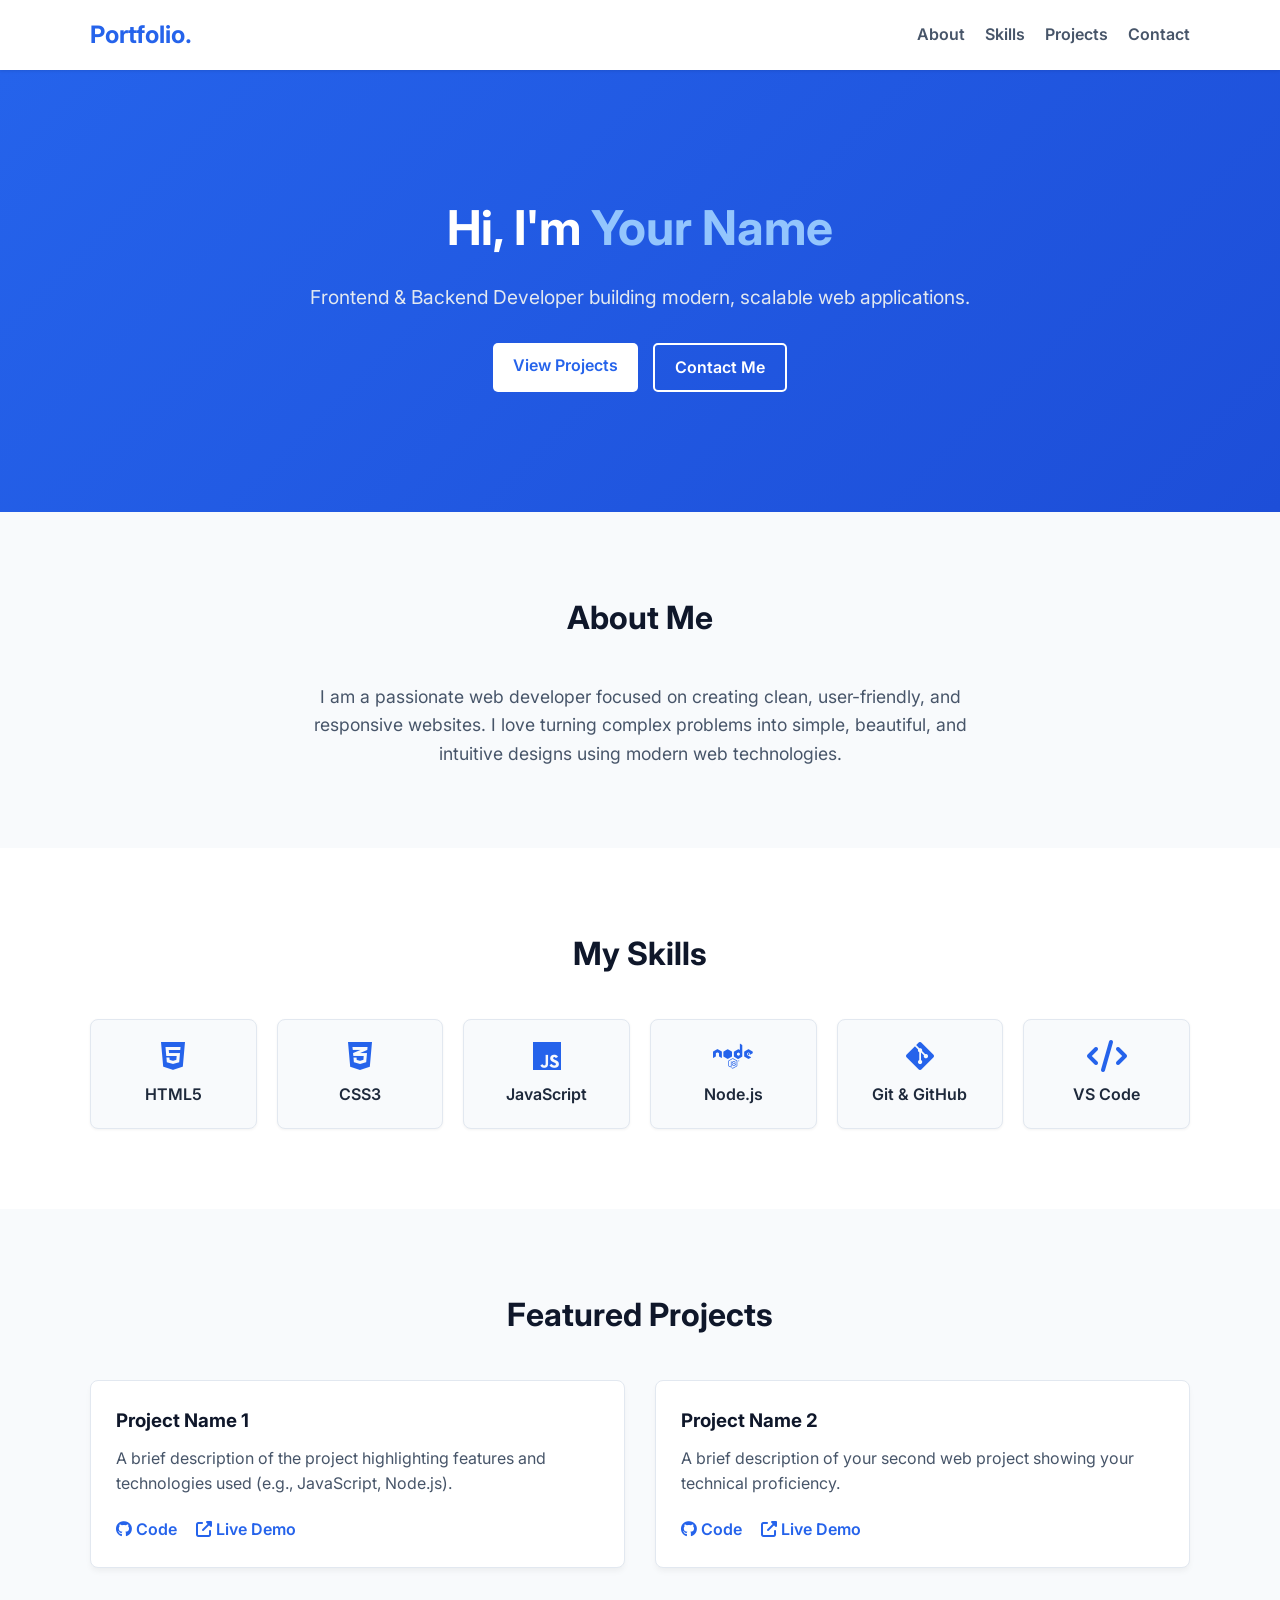
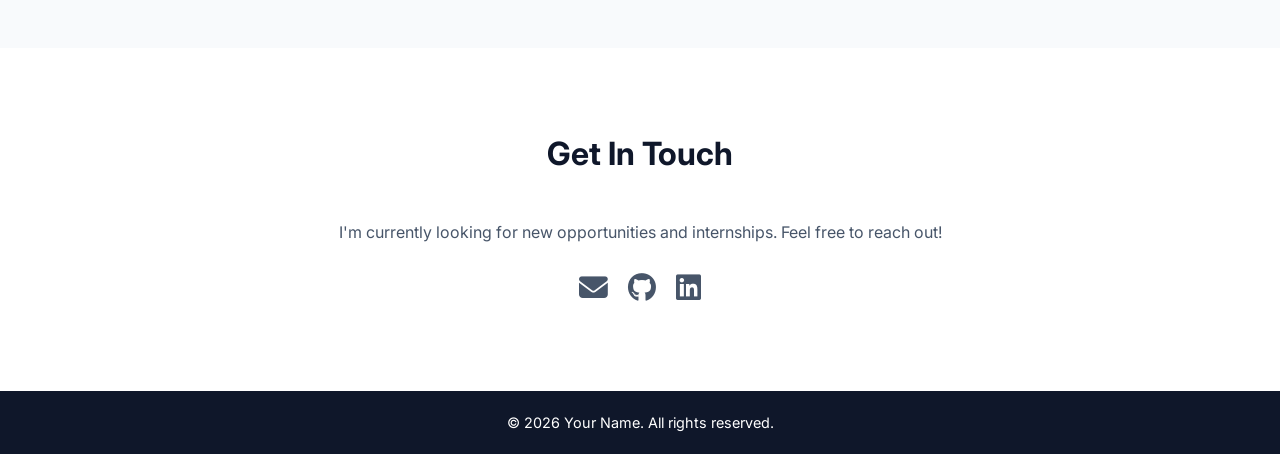
<file: index.html>
<!DOCTYPE html>
<html lang="en">
<head>
    <meta charset="UTF-8">
    <meta name="viewport" content="width=device-width, initial-scale=1.0">
    <title>Your Name - Web Developer Portfolio</title>
    <!-- FontAwesome for Icons -->
    <link rel="stylesheet" href="https://cdnjs.cloudflare.com/ajax/libs/font-awesome/6.4.0/css/all.min.css">
    <!-- Google Fonts -->
    <link href="https://fonts.googleapis.com/css2?family=Inter:wght@300;400;600;700&display=swap" rel="stylesheet">
    <!-- Custom CSS -->
    <link rel="stylesheet" href="style.css">
</head>
<body>

    <!-- Header / Navbar -->
    <header>
        <nav class="container">
            <a href="#" class="logo">Portfolio.</a>
            <ul class="nav-links">
                <li><a href="#about">About</a></li>
                <li><a href="#skills">Skills</a></li>
                <li><a href="#projects">Projects</a></li>
                <li><a href="#contact">Contact</a></li>
            </ul>
        </nav>
    </header>

    <!-- Hero Section -->
    <section class="hero">
        <div class="container hero-content">
            <h1>Hi, I'm <span class="highlight">Your Name</span></h1>
            <p>Frontend & Backend Developer building modern, scalable web applications.</p>
            <div class="hero-btns">
                <a href="#projects" class="btn primary-btn">View Projects</a>
                <a href="#contact" class="btn secondary-btn">Contact Me</a>
            </div>
        </div>
    </section>

    <!-- About Section -->
    <section id="about" class="section">
        <div class="container">
            <h2 class="section-title">About Me</h2>
            <div class="about-grid">
                <div class="about-text">
                    <p>I am a passionate web developer focused on creating clean, user-friendly, and responsive websites. I love turning complex problems into simple, beautiful, and intuitive designs using modern web technologies.</p>
                </div>
            </div>
        </div>
    </section>

    <!-- Skills Section -->
    <section id="skills" class="section bg-light">
        <div class="container">
            <h2 class="section-title">My Skills</h2>
            <div class="skills-grid">
                <div class="skill-card"><i class="fab fa-html5"></i> HTML5</div>
                <div class="skill-card"><i class="fab fa-css3-alt"></i> CSS3</div>
                <div class="skill-card"><i class="fab fa-js"></i> JavaScript</div>
                <div class="skill-card"><i class="fab fa-node"></i> Node.js</div>
                <div class="skill-card"><i class="fab fa-git-alt"></i> Git & GitHub</div>
                <div class="skill-card"><i class="fas fa-code"></i> VS Code</div>
            </div>
        </div>
    </section>

    <!-- Projects Section -->
    <section id="projects" class="section">
        <div class="container">
            <h2 class="section-title">Featured Projects</h2>
            <div class="projects-grid">
                <!-- Project 1 -->
                <div class="project-card">
                    <h3>Project Name 1</h3>
                    <p>A brief description of the project highlighting features and technologies used (e.g., JavaScript, Node.js).</p>
                    <div class="project-links">
                        <a href="https://github.com/yourusername/project1" target="_blank"><i class="fab fa-github"></i> Code</a>
                        <a href="#" target="_blank"><i class="fas fa-external-link-alt"></i> Live Demo</a>
                    </div>
                </div>
                <!-- Project 2 -->
                <div class="project-card">
                    <h3>Project Name 2</h3>
                    <p>A brief description of your second web project showing your technical proficiency.</p>
                    <div class="project-links">
                        <a href="https://github.com/yourusername/project2" target="_blank"><i class="fab fa-github"></i> Code</a>
                        <a href="#" target="_blank"><i class="fas fa-external-link-alt"></i> Live Demo</a>
                    </div>
                </div>
            </div>
        </div>
    </section>

    <!-- Contact Section -->
    <section id="contact" class="section bg-light">
        <div class="container">
            <h2 class="section-title">Get In Touch</h2>
            <p class="contact-text">I'm currently looking for new opportunities and internships. Feel free to reach out!</p>
            <div class="social-icons">
                <a href="mailto:your.email@example.com"><i class="fas fa-envelope"></i></a>
                <a href="https://github.com/yourusername" target="_blank"><i class="fab fa-github"></i></a>
                <a href="https://linkedin.com/in/yourprofile" target="_blank"><i class="fab fa-linkedin"></i></a>
            </div>
        </div>
    </section>

    <!-- Footer -->
    <footer>
        <p>&copy; 2026 Your Name. All rights reserved.</p>
    </footer>

    <!-- Custom JS -->
    <script src="script.js"></script>
</body>
</html>
</file>
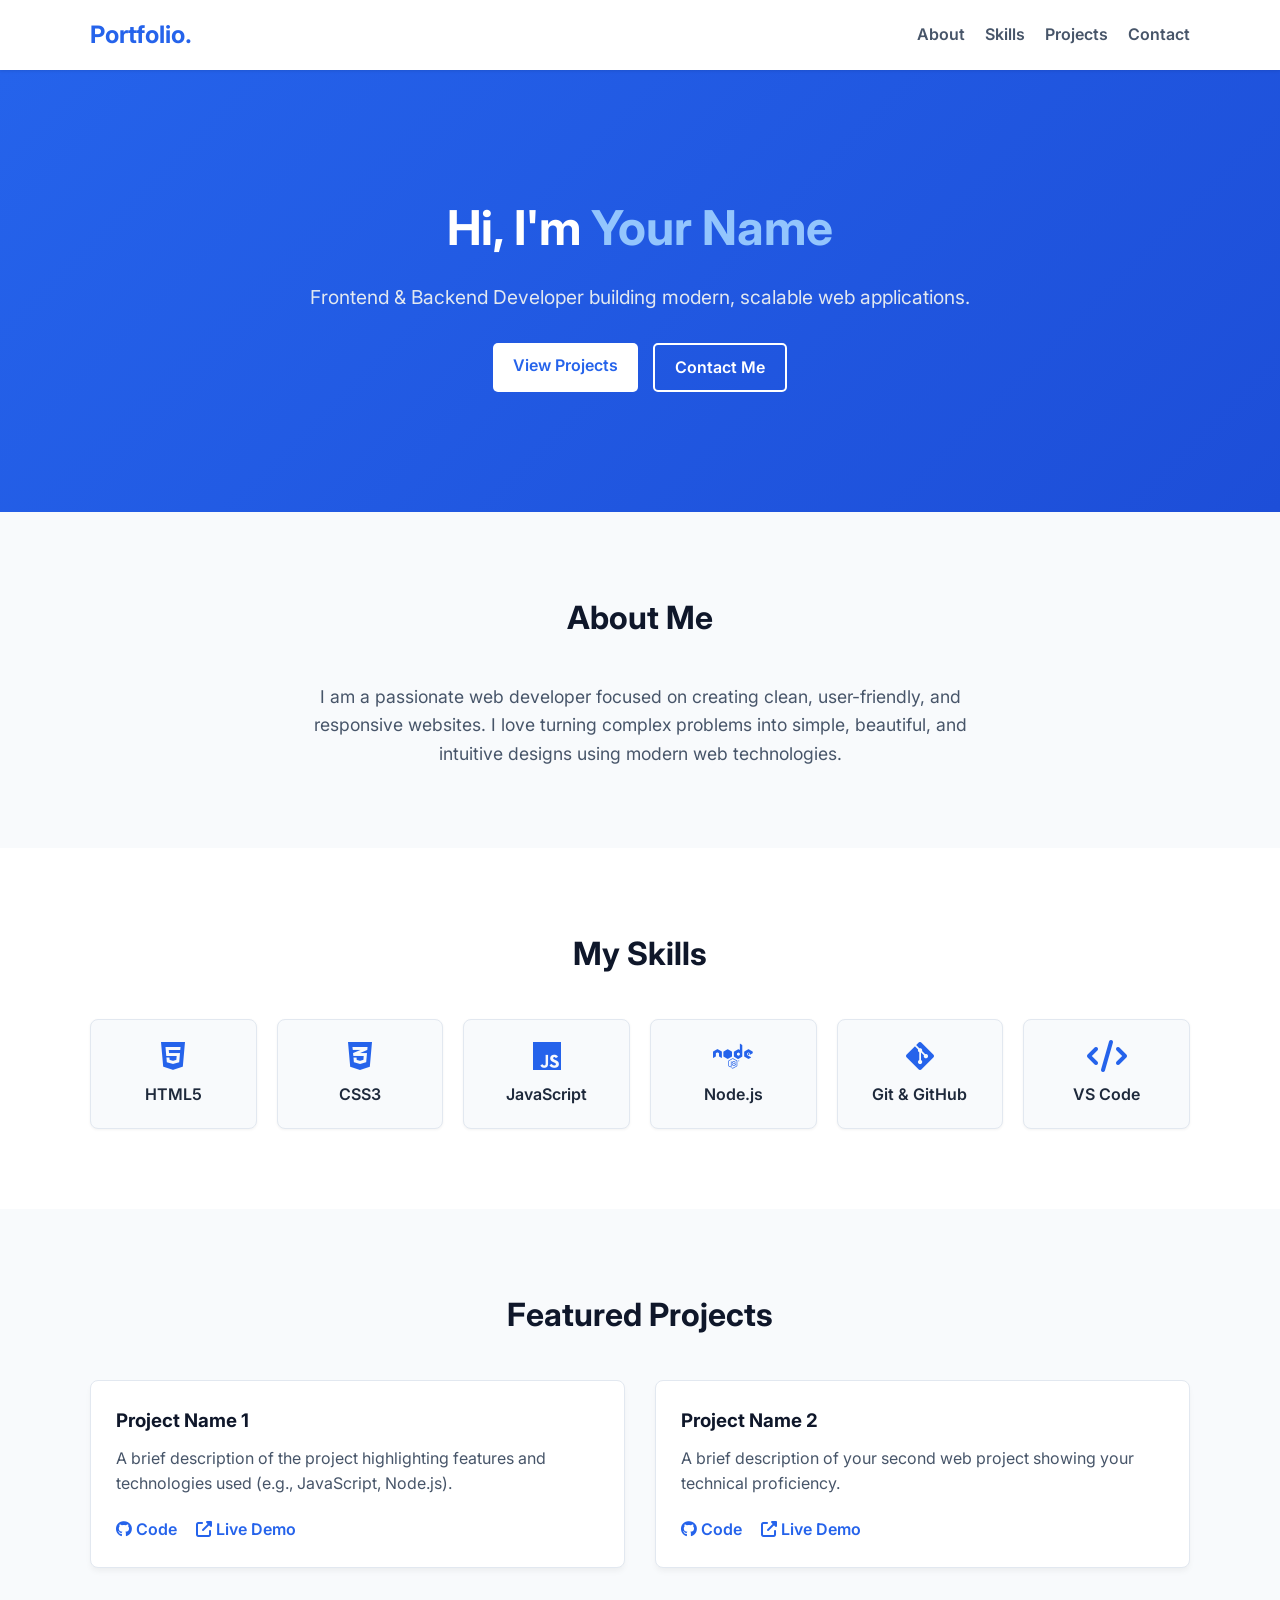
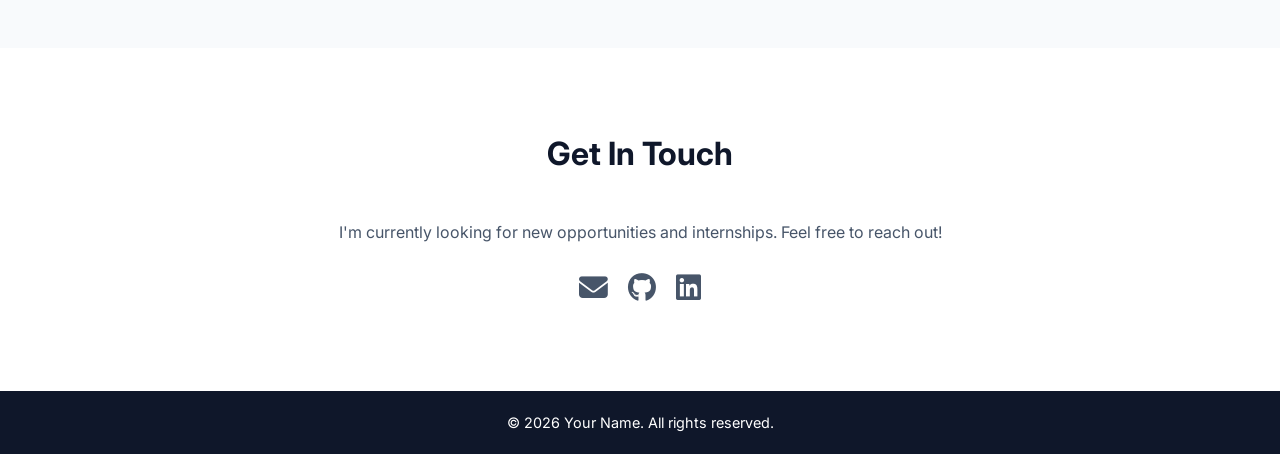
<file: portfolio.html>
<!DOCTYPE html>
<html lang="en">
<head>
    <meta charset="UTF-8">
    <meta name="viewport" content="width=device-width, initial-scale=1.0">
    <title>Your Name - Web Developer Portfolio</title>
    <!-- FontAwesome for Icons -->
    <link rel="stylesheet" href="https://cdnjs.cloudflare.com/ajax/libs/font-awesome/6.4.0/css/all.min.css">
    <!-- Google Fonts -->
    <link href="https://fonts.googleapis.com/css2?family=Inter:wght@300;400;600;700&display=swap" rel="stylesheet">
    <!-- Custom CSS -->
    <link rel="stylesheet" href="style.css">
</head>
<body>

    <!-- Header / Navbar -->
    <header>
        <nav class="container">
            <a href="#" class="logo">Portfolio.</a>
            <ul class="nav-links">
                <li><a href="#about">About</a></li>
                <li><a href="#skills">Skills</a></li>
                <li><a href="#projects">Projects</a></li>
                <li><a href="#contact">Contact</a></li>
            </ul>
        </nav>
    </header>

    <!-- Hero Section -->
    <section class="hero">
        <div class="container hero-content">
            <h1>Hi, I'm <span class="highlight">Your Name</span></h1>
            <p>Frontend & Backend Developer building modern, scalable web applications.</p>
            <div class="hero-btns">
                <a href="#projects" class="btn primary-btn">View Projects</a>
                <a href="#contact" class="btn secondary-btn">Contact Me</a>
            </div>
        </div>
    </section>

    <!-- About Section -->
    <section id="about" class="section">
        <div class="container">
            <h2 class="section-title">About Me</h2>
            <div class="about-grid">
                <div class="about-text">
                    <p>I am a passionate web developer focused on creating clean, user-friendly, and responsive websites. I love turning complex problems into simple, beautiful, and intuitive designs using modern web technologies.</p>
                </div>
            </div>
        </div>
    </section>

    <!-- Skills Section -->
    <section id="skills" class="section bg-light">
        <div class="container">
            <h2 class="section-title">My Skills</h2>
            <div class="skills-grid">
                <div class="skill-card"><i class="fab fa-html5"></i> HTML5</div>
                <div class="skill-card"><i class="fab fa-css3-alt"></i> CSS3</div>
                <div class="skill-card"><i class="fab fa-js"></i> JavaScript</div>
                <div class="skill-card"><i class="fab fa-node"></i> Node.js</div>
                <div class="skill-card"><i class="fab fa-git-alt"></i> Git & GitHub</div>
                <div class="skill-card"><i class="fas fa-code"></i> VS Code</div>
            </div>
        </div>
    </section>

    <!-- Projects Section -->
    <section id="projects" class="section">
        <div class="container">
            <h2 class="section-title">Featured Projects</h2>
            <div class="projects-grid">
                <!-- Project 1 -->
                <div class="project-card">
                    <h3>Project Name 1</h3>
                    <p>A brief description of the project highlighting features and technologies used (e.g., JavaScript, Node.js).</p>
                    <div class="project-links">
                        <a href="https://github.com/yourusername/project1" target="_blank"><i class="fab fa-github"></i> Code</a>
                        <a href="#" target="_blank"><i class="fas fa-external-link-alt"></i> Live Demo</a>
                    </div>
                </div>
                <!-- Project 2 -->
                <div class="project-card">
                    <h3>Project Name 2</h3>
                    <p>A brief description of your second web project showing your technical proficiency.</p>
                    <div class="project-links">
                        <a href="https://github.com/yourusername/project2" target="_blank"><i class="fab fa-github"></i> Code</a>
                        <a href="#" target="_blank"><i class="fas fa-external-link-alt"></i> Live Demo</a>
                    </div>
                </div>
            </div>
        </div>
    </section>

    <!-- Contact Section -->
    <section id="contact" class="section bg-light">
        <div class="container">
            <h2 class="section-title">Get In Touch</h2>
            <p class="contact-text">I'm currently looking for new opportunities and internships. Feel free to reach out!</p>
            <div class="social-icons">
                <a href="mailto:your.email@example.com"><i class="fas fa-envelope"></i></a>
                <a href="https://github.com/yourusername" target="_blank"><i class="fab fa-github"></i></a>
                <a href="https://linkedin.com/in/yourprofile" target="_blank"><i class="fab fa-linkedin"></i></a>
            </div>
        </div>
    </section>

    <!-- Footer -->
    <footer>
        <p>&copy; 2026 Your Name. All rights reserved.</p>
    </footer>

    <!-- Custom JS -->
    <script src="script.js"></script>
</body>
</html>
</file>
<file: style.css>
* {
    margin: 0;
    padding: 0;
    box-sizing: border-box;
    font-family: 'Inter', sans-serif;
}

body {
    background-color: #f8fafc;
    color: #1e293b;
    line-height: 1.6;
}

.container {
    width: 90%;
    max-width: 1100px;
    margin: 0 auto;
}

/* Header */
header {
    background: #ffffff;
    box-shadow: 0 1px 3px rgba(0,0,0,0.1);
    position: sticky;
    top: 0;
    z-index: 100;
}

nav {
    display: flex;
    justify-content: space-between;
    align-items: center;
    height: 70px;
}

.logo {
    font-size: 1.5rem;
    font-weight: 700;
    color: #2563eb;
    text-decoration: none;
}

.nav-links {
    list-style: none;
    display: flex;
    gap: 20px;
}

.nav-links a {
    text-decoration: none;
    color: #475569;
    font-weight: 600;
    transition: color 0.3s;
}

.nav-links a:hover {
    color: #2563eb;
}

/* Hero Section */
.hero {
    background: linear-gradient(135deg, #2563eb, #1d4ed8);
    color: white;
    text-align: center;
    padding: 120px 0;
}

.hero h1 {
    font-size: 3rem;
    margin-bottom: 15px;
}

.highlight {
    color: #93c5fd;
}

.hero p {
    font-size: 1.2rem;
    margin-bottom: 30px;
    color: #e2e8f0;
}

.hero-btns {
    display: flex;
    justify-content: center;
    gap: 15px;
}

.btn {
    padding: 10px 20px;
    border-radius: 5px;
    font-weight: 600;
    text-decoration: none;
    transition: background 0.3s;
}

.primary-btn {
    background: white;
    color: #2563eb;
}

.primary-btn:hover {
    background: #f1f5f9;
}

.secondary-btn {
    border: 2px solid white;
    color: white;
}

.secondary-btn:hover {
    background: rgba(255,255,255,0.1);
}

/* Sections */
.section {
    padding: 80px 0;
}

.bg-light {
    background-color: #ffffff;
}

.section-title {
    text-align: center;
    font-size: 2rem;
    margin-bottom: 40px;
    color: #0f172a;
}

/* About */
.about-text {
    max-width: 700px;
    margin: 0 auto;
    text-align: center;
    font-size: 1.1rem;
    color: #475569;
}

/* Skills */
.skills-grid {
    display: grid;
    grid-template-columns: repeat(auto-fit, minmax(150px, 1fr));
    gap: 20px;
    text-align: center;
}

.skill-card {
    background: #f8fafc;
    padding: 20px;
    border-radius: 8px;
    font-weight: 600;
    box-shadow: 0 1px 3px rgba(0,0,0,0.05);
    border: 1px solid #e2e8f0;
}

.skill-card i {
    font-size: 2rem;
    margin-bottom: 10px;
    color: #2563eb;
    display: block;
}

/* Projects */
.projects-grid {
    display: grid;
    grid-template-columns: repeat(auto-fit, minmax(300px, 1fr));
    gap: 30px;
}

.project-card {
    background: #ffffff;
    border: 1px solid #e2e8f0;
    padding: 25px;
    border-radius: 8px;
    box-shadow: 0 4px 6px -1px rgba(0,0,0,0.05);
}

.project-card h3 {
    margin-bottom: 10px;
    color: #0f172a;
}

.project-card p {
    color: #475569;
    margin-bottom: 20px;
}

.project-links a {
    text-decoration: none;
    color: #2563eb;
    font-weight: 600;
    margin-right: 15px;
}

.project-links a:hover {
    text-decoration: underline;
}

/* Contact */
.contact-text {
    text-align: center;
    color: #475569;
    margin-bottom: 20px;
}

.social-icons {
    display: flex;
    justify-order: center;
    justify-content: center;
    gap: 20px;
    font-size: 1.8rem;
}

.social-icons a {
    color: #475569;
    transition: color 0.3s;
}

.social-icons a:hover {
    color: #2563eb;
}

/* Footer */
footer {
    text-align: center;
    padding: 20px 0;
    background: #0f172a;
    color: white;
    font-size: 0.9rem;
}
</file>
